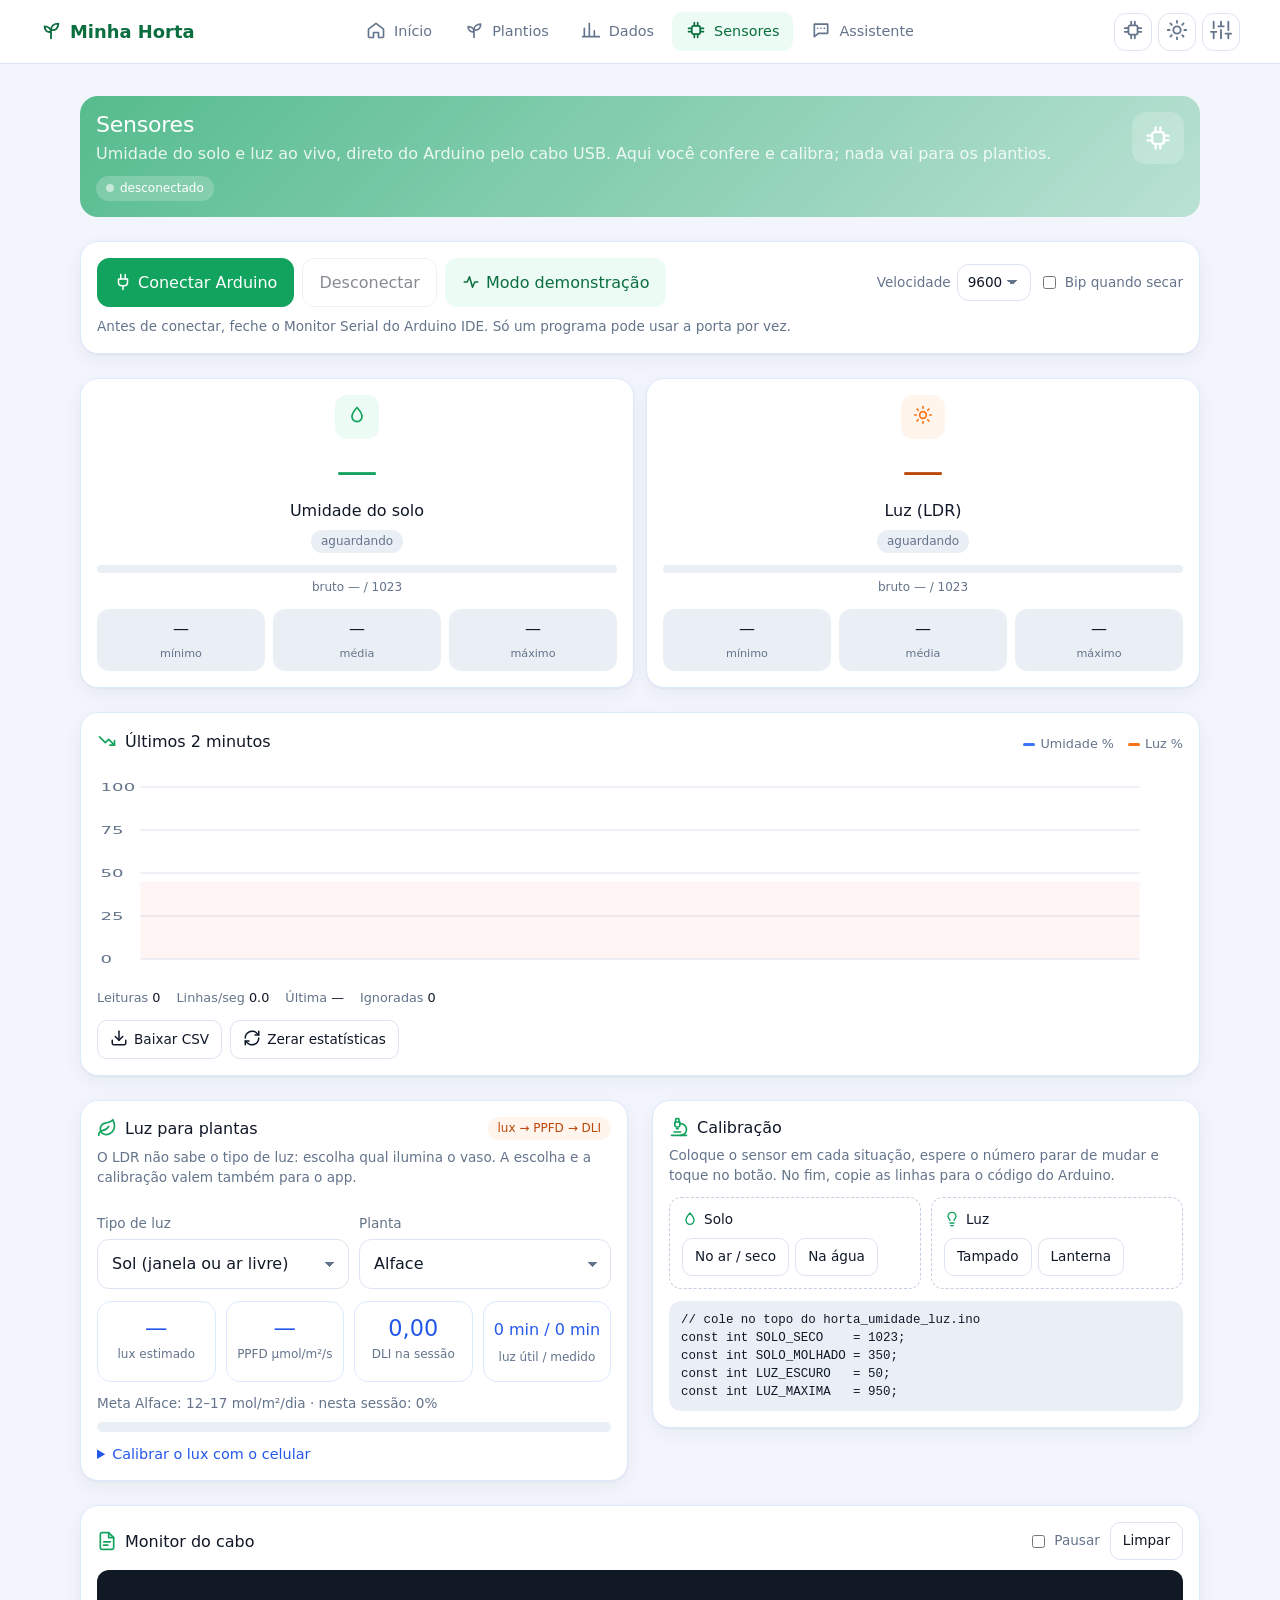
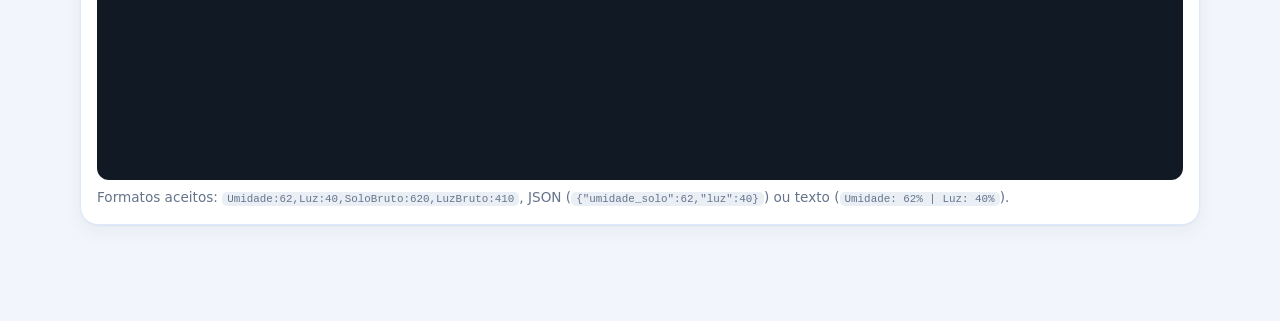
<file: teste-sensores.html>
<!DOCTYPE html>
<html lang="pt-BR">
<head>
<meta charset="utf-8">
<meta name="viewport" content="width=device-width, initial-scale=1, viewport-fit=cover">
<title>Sensores · Minha Horta</title>
<meta name="theme-color" content="#f2f6fc">
<link rel="icon" href="icons/icon.svg" type="image/svg+xml">
<link rel="stylesheet" href="styles.css?v=1.6.2">
<script>try{document.documentElement.dataset.tema=(JSON.parse(localStorage.getItem('horta-config')||'{}').temaBase)||'clean'}catch(e){}</script>
<style>
/* Bancada de sensores: usa os tokens e componentes do app (styles.css) */
.sens-hero { display: flex; justify-content: space-between; align-items: flex-start; gap: 12px; }
.sens-hero .hero-ico { flex: none; width: 52px; height: 52px; border-radius: 14px; display: grid; place-items: center; background: rgba(255,255,255,.2); }
.sens-hero .hero-ico .i { width: 28px; height: 28px; }
.st-chip .dot { width: 8px; height: 8px; border-radius: 50%; background: rgba(255,255,255,.55); display: inline-block; }
.st-chip .dot.on { background: #8ff0ae; box-shadow: 0 0 0 0 rgba(143,240,174,.6); animation: pulsa 1.6s infinite; }
@keyframes pulsa { 70% { box-shadow: 0 0 0 7px rgba(143,240,174,0); } 100% { box-shadow: 0 0 0 0 rgba(143,240,174,0); } }
.ctl { display: flex; flex-wrap: wrap; gap: 10px; align-items: center; justify-content: space-between; }
.ctl .row { gap: 8px; }
.ctl label { display: inline-flex; gap: 6px; align-items: center; font-size: .85rem; color: var(--muted); }
.ctl select { width: auto; padding: 8px 10px; }
.sens-grid { display: grid; gap: 14px; margin-top: 14px; }
.sens-grid > * { margin: 0 !important; min-width: 0; }
.niveis.dois { grid-template-columns: 1fr 1fr; }
.nivel .n-val { transition: color .3s; }
.nivel .n-bar i { transition: width .5s cubic-bezier(.2,.8,.2,1), background .3s; }
.nivel .chip { margin-top: 8px; }
.nivel .n-bruto { font-size: .75rem; color: var(--muted); margin-top: 6px; font-variant-numeric: tabular-nums; }
.mini-tiles { display: grid; grid-template-columns: repeat(3, 1fr); gap: 8px; margin-top: 12px; }
.mini-tiles div { background: var(--neutral); border-radius: 12px; padding: 8px 6px; text-align: center; }
.mini-tiles b { display: block; font-weight: 500; font-variant-numeric: tabular-nums; }
.mini-tiles span { font-size: .7rem; color: var(--muted); }
.tiles.quatro { grid-template-columns: repeat(2, 1fr); margin-top: 12px; }
.tiles.quatro .tile b { font-size: 1.4rem; }
#vHoras { font-size: 1rem; line-height: 1.75; white-space: nowrap; }
.sec-title { display: flex; align-items: center; gap: 8px; margin: 0; }
.sec-title .i { width: 20px; height: 20px; color: var(--primary); }
.head { display: flex; flex-wrap: wrap; gap: 8px; align-items: center; justify-content: space-between; }
#grafico { width: 100%; height: 220px; display: block; margin-top: 10px; }
.legend { display: flex; gap: 14px; font-size: .8rem; color: var(--muted); }
.legend i { display: inline-block; width: 12px; height: 3px; border-radius: 2px; vertical-align: middle; margin-right: 5px; }
.stats-line { display: flex; flex-wrap: wrap; gap: 6px 16px; font-size: .8rem; color: var(--muted); margin-top: 6px; }
.stats-line b { color: var(--text); font-weight: 500; font-variant-numeric: tabular-nums; }
.barra-meta { height: 10px; border-radius: 99px; background: var(--neutral); overflow: hidden; margin-top: 8px; }
.barra-meta i { display: block; height: 100%; width: 0; border-radius: 99px; background: var(--accent); transition: width .5s; }
.calib { display: grid; grid-template-columns: 1fr 1fr; gap: 10px; margin-top: 12px; }
.calib .box { border: 1px dashed var(--line-strong, var(--line)); border-radius: 12px; padding: 12px; }
.calib .box b { display: flex; align-items: center; gap: 6px; font-size: .85rem; font-weight: 500; }
.calib .box b .i { width: 16px; height: 16px; color: var(--primary); }
pre.code { font-family: ui-monospace, "SF Mono", Menlo, monospace; font-size: .78rem; background: var(--neutral); border-radius: 12px; padding: 10px 12px; overflow: auto; margin: 12px 0 0; }
.log { font-family: ui-monospace, "SF Mono", Menlo, monospace; font-size: .78rem; background: #111a24; color: #b9f5c8; border-radius: 12px; padding: 10px 12px; height: 210px; overflow: auto; white-space: pre-wrap; margin-top: 10px; }
.log .err { color: #ffb4ae; } .log .info { color: #9cc7ff; }
.log div { animation: fade .25s both; }
.alerta[hidden] { display: none; }
details summary { cursor: pointer; font-size: .9rem; font-weight: 500; color: var(--link, var(--primary)); }
label.tog { display: inline-flex; gap: 6px; align-items: center; font-size: .85rem; color: var(--muted); cursor: pointer; }
label.tog input { width: auto; accent-color: var(--primary); }
code { font-size: .8em; background: var(--neutral); padding: 1px 5px; border-radius: 5px; }
.flash { animation: flash .6s; }
@keyframes flash { 0% { transform: scale(1); } 30% { transform: scale(1.06); } 100% { transform: scale(1); } }
@media (min-width: 900px) {
  .sens-grid { grid-template-columns: repeat(2, minmax(0, 1fr)); gap: 24px; margin-top: 24px; align-items: start; }
  .sens-grid > .larga { grid-column: 1 / -1; }
  .tiles.quatro { grid-template-columns: repeat(4, 1fr); }
}
@media (max-width: 420px) { .niveis.dois { grid-template-columns: 1fr; } .calib { grid-template-columns: 1fr; } }
</style>
</head>
<body>
<header class="topbar">
  <a class="brand" href="./#/"><span class="brand-logo" data-ic="Plantios"></span><span class="brand-name">Minha Horta</span></a>
  <nav class="topnav" aria-label="Menu">
    <a href="./#/"><span data-ic="Início"></span>Início</a>
    <a href="./#/plantios"><span data-ic="Plantios"></span>Plantios</a>
    <a href="./#/dados"><span data-ic="Dados"></span>Dados</a>
    <a href="teste-sensores.html" class="active"><span data-ic="Sensor"></span>Sensores</a>
    <a href="./#/assistente"><span data-ic="Assistente"></span>Assistente</a>
  </nav>
  <div class="top-actions">
    <a href="teste-sensores.html" class="icon-btn top-sens ativo" aria-label="Sensores" title="Sensores"><span data-ic="Sensor"></span></a>
    <a href="./#/clima" class="icon-btn" aria-label="Clima" title="Clima"><span data-ic="Sol"></span></a>
    <a href="./#/mais" class="icon-btn" aria-label="Mais opções" title="Mais opções"><span data-ic="Ajustes"></span></a>
  </div>
</header>

<main class="view">
  <section class="card hero">
    <div class="sens-hero">
      <div>
        <h1>Sensores</h1>
        <p class="muted" style="margin:4px 0 0">Umidade do solo e luz ao vivo, direto do Arduino pelo cabo USB. Aqui você confere e calibra; nada vai para os plantios.</p>
        <span class="hero-chip st-chip"><span id="dot" class="dot"></span><span id="status">desconectado</span></span>
      </div>
      <div class="hero-ico" data-ic="Sensor"></div>
    </div>
  </section>

  <div id="semSerial" class="alerta" style="margin-top:14px" hidden><span data-ic="Alerta"></span><div><b>Este navegador não lê o cabo USB.</b><div class="small">Abra no Chrome, Edge ou Opera do computador. O modo demonstração funciona em qualquer lugar.</div></div></div>
  <div id="alertaSeco" class="alerta bad" style="margin-top:14px" hidden><span data-ic="Alerta"></span><div><b>Solo seco</b><div class="small">A umidade caiu abaixo de 30%. Hora de regar.</div></div></div>

  <div class="sens-grid">
    <section class="card larga">
      <div class="ctl">
        <div class="row wrap">
          <button class="btn primary" id="btnConectar"><span data-ic="Plug"></span>Conectar Arduino</button>
          <button class="btn" id="btnDesconectar" disabled>Desconectar</button>
          <button class="btn soft" id="btnDemo"><span data-ic="Atividade"></span><span id="demoTxt">Modo demonstração</span></button>
        </div>
        <div class="row wrap">
          <label>Velocidade <select id="baud"><option>9600</option><option>57600</option><option>115200</option></select></label>
          <label class="tog"><input type="checkbox" id="bip"> Bip quando secar</label>
        </div>
      </div>
      <p class="small muted" style="margin:10px 0 0">Antes de conectar, feche o Monitor Serial do Arduino IDE. Só um programa pode usar a porta por vez.</p>
    </section>

    <section class="larga">
      <div class="niveis dois">
        <div class="nivel" id="nvUm">
          <div class="n-ico"><span data-ic="Gota"></span></div>
          <div class="n-val" id="umVal">—</div>
          <div class="n-tit">Umidade do solo</div>
          <span id="umChip" class="chip gray">aguardando</span>
          <div class="n-bar"><i id="umBar" style="width:0"></i></div>
          <div class="n-bruto">bruto <b id="umBruto">—</b> / 1023</div>
          <div class="mini-tiles"><div><b id="umMin">—</b><span>mínimo</span></div><div><b id="umMed">—</b><span>média</span></div><div><b id="umMax">—</b><span>máximo</span></div></div>
        </div>
        <div class="nivel luz" id="nvLuz">
          <div class="n-ico"><span data-ic="Sol"></span></div>
          <div class="n-val" id="luzVal">—</div>
          <div class="n-tit">Luz (LDR)</div>
          <span id="luzChip" class="chip gray">aguardando</span>
          <div class="n-bar"><i id="luzBar" style="width:0"></i></div>
          <div class="n-bruto">bruto <b id="luzBruto">—</b> / 1023</div>
          <div class="mini-tiles"><div><b id="luzMin">—</b><span>mínimo</span></div><div><b id="luzMed">—</b><span>média</span></div><div><b id="luzMax">—</b><span>máximo</span></div></div>
        </div>
      </div>
    </section>

    <section class="card larga">
      <div class="head">
        <h3 class="sec-title"><span data-ic="Tendência queda"></span>Últimos 2 minutos</h3>
        <div class="legend"><span><i style="background:var(--info)"></i>Umidade %</span><span><i style="background:var(--accent)"></i>Luz %</span></div>
      </div>
      <svg id="grafico" viewBox="0 0 600 220" preserveAspectRatio="none"></svg>
      <div class="stats-line">
        <span>Leituras <b id="nLeit">0</b></span><span>Linhas/seg <b id="taxa">0</b></span><span>Última <b id="ultima">—</b></span><span>Ignoradas <b id="nErro">0</b></span>
      </div>
      <div class="row wrap" style="margin-top:12px;gap:8px">
        <button class="btn sm" id="btnCsv"><span data-ic="Download"></span>Baixar CSV</button>
        <button class="btn sm" id="btnZerar"><span data-ic="Sincronizar"></span>Zerar estatísticas</button>
      </div>
    </section>

    <section class="card">
      <div class="head"><h3 class="sec-title"><span data-ic="Folha"></span>Luz para plantas</h3><span class="chip orange">lux → PPFD → DLI</span></div>
      <p class="small muted" style="margin:8px 0 0">O LDR não sabe o tipo de luz: escolha qual ilumina o vaso. A escolha e a calibração valem também para o app.</p>
      <div class="grid2" style="margin-top:12px">
        <label class="field"><span>Tipo de luz</span><select id="luzTipo"></select></label>
        <label class="field"><span>Planta</span><select id="luzPlanta"></select></label>
      </div>
      <div class="tiles quatro">
        <div class="tile"><b id="vLux">—</b><span>lux estimado</span></div>
        <div class="tile"><b id="vPpfd">—</b><span>PPFD µmol/m²/s</span></div>
        <div class="tile"><b id="vDli">—</b><span>DLI na sessão</span></div>
        <div class="tile"><b id="vHoras">—</b><span>luz útil / medido</span></div>
      </div>
      <div class="small muted" style="margin-top:12px" id="dliTxt">Meta da planta: —</div>
      <div class="barra-meta"><i id="dliBar"></i></div>
      <p class="small muted" style="margin:8px 0 0" id="dliProj"></p>
      <details style="margin-top:12px"><summary>Calibrar o lux com o celular</summary>
        <p class="small muted">Abra um app de luxímetro no celular, coloque-o colado no LDR (luz estável, nem escuro total nem lanterna) e digite o valor.</p>
        <div class="row wrap" style="gap:8px"><input type="number" id="luxRef" placeholder="lux do celular" style="width:160px"><button class="btn sm soft" id="btnLuxCal">Calibrar</button><button class="btn sm" id="btnLuxReset">Voltar ao padrão</button><button class="btn sm" id="btnDliZerar">Zerar DLI</button></div>
        <p class="small muted" style="margin:8px 0 0" id="luxFormula"></p>
      </details>
    </section>

    <section class="card">
      <h3 class="sec-title"><span data-ic="Microscópio"></span>Calibração</h3>
      <p class="small muted" style="margin:8px 0 0">Coloque o sensor em cada situação, espere o número parar de mudar e toque no botão. No fim, copie as linhas para o código do Arduino.</p>
      <div class="calib">
        <div class="box"><b><span data-ic="Gota"></span>Solo</b>
          <div class="row wrap" style="margin-top:8px;gap:6px"><button class="btn sm" data-cal="SOLO_SECO">No ar / seco</button><button class="btn sm" data-cal="SOLO_MOLHADO">Na água</button></div>
        </div>
        <div class="box"><b><span data-ic="Lâmpada"></span>Luz</b>
          <div class="row wrap" style="margin-top:8px;gap:6px"><button class="btn sm" data-cal="LUZ_ESCURO">Tampado</button><button class="btn sm" data-cal="LUZ_MAXIMA">Lanterna</button></div>
        </div>
      </div>
      <pre class="code" id="calCodigo"></pre>
    </section>

    <section class="card larga">
      <div class="head">
        <h3 class="sec-title"><span data-ic="Documento"></span>Monitor do cabo</h3>
        <div class="row" style="gap:10px"><label class="tog"><input type="checkbox" id="pausar"> Pausar</label><button class="btn sm" id="btnLimpar">Limpar</button></div>
      </div>
      <div class="log" id="log"></div>
      <p class="small muted" style="margin:8px 0 0">Formatos aceitos: <code>Umidade:62,Luz:40,SoloBruto:620,LuzBruto:410</code>, JSON (<code>{"umidade_solo":62,"luz":40}</code>) ou texto (<code>Umidade: 62% | Luz: 40%</code>).</p>
    </section>
  </div>
</main>

<nav class="tabbar" aria-label="Navegação principal">
  <a href="./#/"><span data-ic="Início"></span><span>Início</span></a>
  <a href="./#/plantios"><span data-ic="Plantios"></span><span>Plantios</span></a>
  <a href="./#/novo" class="tab-add" aria-label="Novo plantio"><span data-ic="Adicionar"></span></a>
  <a href="./#/dados"><span data-ic="Dados"></span><span>Dados</span></a>
  <a href="./#/assistente"><span data-ic="Assistente"></span><span>Assistente</span></a>
</nav>
<div class="toast" id="toast"></div>
<script src="icons.js?v=1.6.2"></script>
<script>
'use strict';
const $ = (id) => document.getElementById(id);
const LIMITE_SECO = 30, LIMITE_ATENCAO = 45;
const JANELA_MS = 120e3;

let porta = null, leitor = null, pipe = null, demoTimer = null;
let pontos = [];           // {t, um, luz}
let todas = [];            // para CSV
let stats, nErro = 0, linhasSeg = [], estadoAnterior = '';
const cal = JSON.parse(localStorage.getItem('teste-cal') || '{"SOLO_SECO":1023,"SOLO_MOLHADO":350,"LUZ_ESCURO":50,"LUZ_MAXIMA":950}');
let ultimoBruto = { solo: null, luz: null };

function zerarStats() { stats = { um: { min: Infinity, max: -Infinity, soma: 0, n: 0 }, luz: { min: Infinity, max: -Infinity, soma: 0, n: 0 } }; }
zerarStats();

/* ---------- leitura de uma linha ---------- */
const norm = (s) => String(s).normalize('NFD').replace(/[̀-ͯ]/g, '').toLowerCase().replace(/[^a-z0-9]/g, '');
function lerLinha(linha) {
  const ch = {};
  if (linha.startsWith('{')) {
    try { for (const [k, v] of Object.entries(JSON.parse(linha))) ch[norm(k)] = v; } catch { return null; }
  } else {
    const re = /([A-Za-zÀ-ÿ_]+)\s*[:=]\s*(-?\d+(?:[.,]\d+)?)/g; let m;
    while ((m = re.exec(linha))) ch[norm(m[1])] = Number(m[2].replace(',', '.'));
  }
  const n = (...ks) => { for (const k of ks) if (ch[k] != null && !isNaN(Number(ch[k]))) return Number(ch[k]); return null; };
  const r = {
    um: n('umidadesolo', 'umidade', 'solo', 'soil'), luz: n('luz', 'light', 'lux', 'ldr', 'luminosidade'),
    soloBruto: n('solobruto', 'bruto'), luzBruto: n('luzbruto', 'ldrbruto')
  };
  return (r.um == null && r.luz == null) ? null : r;
}

/* ---------- luz para plantas (mesma lógica do app) ---------- */
const TIPOS_LUZ = { sol: ['Sol (janela ou ar livre)', 0.0185], led: ['LED branco comum', 0.015], ledfull: ['LED de cultivo branco', 0.017], cultivo: ['LED de cultivo roxo', 0.04], fluor: ['Fluorescente branca', 0.0135], sodio: ['Vapor de sódio', 0.0122] };
const DLI_ALVO = { 'Alface': [12, 17], 'Rúcula': [12, 17], 'Coentro / cebolinha / salsinha': [10, 16], 'Manjericão': [12, 18], 'Couve': [12, 17], 'Microverdes': [6, 12], 'Morango': [15, 20], 'Tomate / pimenta / pepino': [20, 30], 'Mudas de maracujá': [15, 25] };
const LUZ_PADRAO = { tipo: 'sol', r10: 15000, gama: 0.7, rFixo: 10000 };
const LUX_UTIL = 1000;
function lerCfgApp() { try { return JSON.parse(localStorage.getItem('horta-config') || '{}'); } catch { return {}; } }
let luzCfg = { ...LUZ_PADRAO, ...(lerCfgApp().luz || {}) };
function salvarLuzCfg() { const c = lerCfgApp(); c.luz = luzCfg; localStorage.setItem('horta-config', JSON.stringify(c)); }
let sessao = { mol: 0, segLuz: 0, segMed: 0, ts: 0 }, ultimoLux = null;
const fmtH = (seg) => { const m = Math.round(seg / 60); return m < 60 ? m + ' min' : Math.floor(m / 60) + 'h' + String(m % 60).padStart(2, '0'); };
function luxDoBruto(b) {
  if (b == null) return null; if (b <= 0) return 0;
  const R = luzCfg.rFixo * (1023 / Math.min(b, 1022) - 1);
  return Math.round(Math.min(150000, 10 * Math.pow(luzCfg.r10 / R, 1 / luzCfg.gama)));
}
function atualizarLuzPlanta(bruto) {
  const lux = luxDoBruto(bruto); if (lux == null) return;
  ultimoLux = lux;
  const ppfd = lux * TIPOS_LUZ[luzCfg.tipo][1], agora = Date.now(), dt = (agora - sessao.ts) / 1000;
  if (sessao.ts && dt > 0 && dt <= 120) { sessao.mol += ppfd * dt / 1e6; sessao.segMed += dt; if (lux >= LUX_UTIL) sessao.segLuz += dt; }
  sessao.ts = agora;
  $('vLux').textContent = lux.toLocaleString('pt-BR'); $('vPpfd').textContent = Math.round(ppfd);
  pintarDli(ppfd);
}
function pintarDli(ppfd) {
  $('vDli').textContent = sessao.mol.toFixed(2).replace('.', ',');
  $('vHoras').textContent = fmtH(sessao.segLuz) + ' / ' + fmtH(sessao.segMed);
  const alvo = DLI_ALVO[$('luzPlanta').value];
  $('dliTxt').textContent = `Meta ${$('luzPlanta').value}: ${alvo[0]}–${alvo[1]} mol/m²/dia · nesta sessão: ${Math.round(sessao.mol / alvo[0] * 100)}%`;
  $('dliBar').style.width = Math.min(100, sessao.mol / alvo[0] * 100) + '%';
  if (ppfd != null) {
    const dliDia = ppfd * 0.0036 * 12;   // se essa luz durasse 12 h
    $('dliProj').textContent = `Se a luz de agora (${Math.round(ppfd)} µmol/m²/s) durasse 12 h, a planta receberia ${dliDia.toFixed(1).replace('.', ',')} mol/m² no dia: ${dliDia < alvo[0] ? 'abaixo da meta' : dliDia > alvo[1] * 1.5 ? 'bem acima da meta (cuidado com calor)' : 'dentro da meta'}.`;
  }
  $('luxFormula').textContent = `Fórmula: R10 = ${Math.round(luzCfg.r10)} Ω · gama = ${luzCfg.gama} · resistor fixo = ${luzCfg.rFixo} Ω`;
}
$('luzTipo').innerHTML = Object.entries(TIPOS_LUZ).map(([k, [n]]) => `<option value="${k}" ${k === luzCfg.tipo ? 'selected' : ''}>${n}</option>`).join('');
$('luzPlanta').innerHTML = Object.keys(DLI_ALVO).map((k) => `<option>${k}</option>`).join('');
$('luzPlanta').value = localStorage.getItem('teste-planta') || 'Alface';
$('luzTipo').onchange = () => { luzCfg.tipo = $('luzTipo').value; salvarLuzCfg(); toast('Tipo de luz salvo'); };
$('luzPlanta').onchange = () => { localStorage.setItem('teste-planta', $('luzPlanta').value); pintarDli(null); };
$('btnLuxCal').onclick = () => {
  const ref = Number($('luxRef').value), b = ultimoBruto.luz;
  if (!(ref > 0)) return toast('Digite o valor de lux do celular');
  if (b == null || b <= 0 || b >= 1023) return toast('Precisa de leitura de luz (nem escuro total nem saturada)');
  const R = luzCfg.rFixo * (1023 / b - 1);
  luzCfg.r10 = Math.round(R * Math.pow(ref / 10, luzCfg.gama)); salvarLuzCfg();
  atualizarLuzPlanta(b); toast('Calibrado: ' + luxDoBruto(b).toLocaleString('pt-BR') + ' lux');
};
$('btnLuxReset').onclick = () => { luzCfg = { ...LUZ_PADRAO, tipo: luzCfg.tipo }; salvarLuzCfg(); if (ultimoBruto.luz != null) atualizarLuzPlanta(ultimoBruto.luz); else pintarDli(null); toast('Fórmula padrão restaurada'); };
$('btnDliZerar').onclick = () => { sessao = { mol: 0, segLuz: 0, segMed: 0, ts: 0 }; pintarDli(null); };
pintarDli(null);

/* ---------- interface ---------- */
const estadoSolo = (p) => p <= LIMITE_SECO ? ['seco', 'bad', 'Seco', 'bad'] : p <= LIMITE_ATENCAO ? ['atencao', 'warn', 'Quase seco', 'warn'] : ['ok', '', 'Úmido', ''];
const nivelLuz = (p) => p < 10 ? ['gray', 'Escuro'] : p < 35 ? ['orange', 'Pouca luz'] : p < 70 ? ['orange', 'Luz média'] : ['', 'Luz forte'];
const barra = (el, p) => { el.style.width = Math.max(2, Math.min(100, p)) + '%'; };
const trocaNum = (el, txt) => { if (el.textContent !== txt) { el.textContent = txt; if (!semMov()) { el.classList.remove('flash'); void el.offsetWidth; el.classList.add('flash'); } } };
const fmt = (v) => isFinite(v) ? Math.round(v) + '%' : '—';

function aplicar(r, bruta) {
  const t = Date.now();
  linhasSeg.push(t);
  if (r.um != null) {
    const [est, cls, txt, cor] = estadoSolo(r.um);
    trocaNum($('umVal'), r.um + '%'); $('nvUm').className = 'nivel ' + cor; barra($('umBar'), r.um);
    $('alertaSeco').hidden = est !== 'seco';
    $('umChip').className = 'chip ' + cls; $('umChip').textContent = txt;
    const s = stats.um; s.min = Math.min(s.min, r.um); s.max = Math.max(s.max, r.um); s.soma += r.um; s.n++;
    $('umMin').textContent = fmt(s.min); $('umMax').textContent = fmt(s.max); $('umMed').textContent = fmt(s.soma / s.n);
    if (est === 'seco' && estadoAnterior && estadoAnterior !== 'seco') { toast('Solo secou — hora de regar!'); if ($('bip').checked) bip(); }
    estadoAnterior = est;
  }
  if (r.luz != null) {
    const [cls, txt] = nivelLuz(r.luz);
    trocaNum($('luzVal'), r.luz + '%'); barra($('luzBar'), r.luz);
    $('luzChip').className = 'chip ' + cls; $('luzChip').textContent = txt;
    const s = stats.luz; s.min = Math.min(s.min, r.luz); s.max = Math.max(s.max, r.luz); s.soma += r.luz; s.n++;
    $('luzMin').textContent = fmt(s.min); $('luzMax').textContent = fmt(s.max); $('luzMed').textContent = fmt(s.soma / s.n);
  }
  if (r.soloBruto != null) { $('umBruto').textContent = r.soloBruto; ultimoBruto.solo = r.soloBruto; }
  if (r.luzBruto != null) { $('luzBruto').textContent = r.luzBruto; ultimoBruto.luz = r.luzBruto; atualizarLuzPlanta(r.luzBruto); }
  pontos.push({ t, um: r.um, luz: r.luz });
  pontos = pontos.filter((p) => t - p.t <= JANELA_MS);
  todas.push({ data: new Date(t).toISOString(), ...r, linha: bruta });
  if (todas.length > 20000) todas.shift();
  $('nLeit').textContent = todas.length;
  $('ultima').textContent = new Date(t).toLocaleTimeString('pt-BR');
  desenhar();
}

function desenhar() {
  const W = 600, H = 220, P = 24, svg = $('grafico'), agora = Date.now();
  const x = (t) => P + (W - 2 * P) * (1 - (agora - t) / JANELA_MS);
  const y = (v) => H - P - (H - 2 * P) * v / 100;
  let g = '';
  for (const v of [0, 25, 50, 75, 100]) g += `<line x1="${P}" x2="${W - P}" y1="${y(v)}" y2="${y(v)}" stroke="var(--line)" stroke-width="1" vector-effect="non-scaling-stroke"/><text x="2" y="${y(v) + 4}" font-size="10" fill="var(--muted)">${v}</text>`;
  g += `<rect x="${P}" y="${y(LIMITE_ATENCAO)}" width="${W - 2 * P}" height="${y(0) - y(LIMITE_ATENCAO)}" fill="var(--danger)" fill-opacity=".05"/>`;
  for (const [k, cor] of [['um', 'var(--info)'], ['luz', 'var(--accent)']]) {
    const ps = pontos.filter((p) => p[k] != null);
    if (ps.length < 2) continue;
    g += `<polyline fill="none" stroke="${cor}" stroke-width="2.5" stroke-linejoin="round" vector-effect="non-scaling-stroke" points="${ps.map((p) => x(p.t).toFixed(1) + ',' + y(p[k]).toFixed(1)).join(' ')}"/>`;
  }
  svg.innerHTML = g;
}

function logar(txt, cls) {
  if ($('pausar').checked) return;
  const el = $('log'), d = document.createElement('div');
  if (cls) d.className = cls;
  d.textContent = new Date().toLocaleTimeString('pt-BR') + '  ' + txt;
  el.appendChild(d);
  while (el.childNodes.length > 300) el.removeChild(el.firstChild);
  el.scrollTop = el.scrollHeight;
}
function processar(linha) {
  linha = linha.trim(); if (!linha) return;
  const r = lerLinha(linha);
  if (r) { logar(linha); aplicar(r, linha); }
  else { nErro++; $('nErro').textContent = nErro; logar(linha + '   ← ignorada', 'err'); }
}
function setStatus(txt, on) { $('status').textContent = txt; $('dot').className = 'dot' + (on ? ' on' : ''); }
const semMov = () => matchMedia('(prefers-reduced-motion: reduce)').matches;
const icone = (n) => (window.ICONES && ICONES[n]) ? `<svg class="i" viewBox="0 0 24 24" fill="none" aria-hidden="true">${ICONES[n]}</svg>` : '';
document.querySelectorAll('[data-ic]').forEach((el) => { if (!el.firstChild) el.innerHTML = icone(el.dataset.ic); });
/* entrada em cascata dos blocos */
if (!semMov()) document.querySelectorAll('.hero, .sens-grid > *, .nivel, .tile').forEach((el, i) => { el.style.animationDelay = Math.min(i * 45, 600) + 'ms'; el.classList.add('ent'); });
function toast(t) { const el = $('toast'); el.textContent = t; el.classList.add('show'); clearTimeout(toast.h); toast.h = setTimeout(() => el.classList.remove('show'), 3500); }
function bip() { try { const a = new (window.AudioContext || window.webkitAudioContext)(), o = a.createOscillator(); o.frequency.value = 880; o.connect(a.destination); o.start(); setTimeout(() => { o.stop(); a.close(); }, 250); } catch {} }

setInterval(() => { const t = Date.now(); linhasSeg = linhasSeg.filter((x) => t - x < 5000); $('taxa').textContent = (linhasSeg.length / 5).toFixed(1); if (pontos.length) desenhar(); }, 1000);

/* ---------- cabo USB (Web Serial) ---------- */
if (!('serial' in navigator)) { $('semSerial').hidden = false; $('btnConectar').disabled = true; }

async function conectar() {
  pararDemo();
  try {
    porta = await navigator.serial.requestPort();
    await porta.open({ baudRate: Number($('baud').value) });
  } catch (e) {
    porta = null;
    if (e.name !== 'NotFoundError') { logar('Erro ao abrir a porta: ' + e.message, 'err'); toast('Porta ocupada? Feche o Monitor Serial do Arduino IDE.'); }
    return;
  }
  const info = porta.getInfo?.() || {};
  setStatus('conectado · ' + $('baud').value + ' baud', true);
  logar(`Conectado (USB ${info.usbVendorId?.toString(16) || '?'}:${info.usbProductId?.toString(16) || '?'})`, 'info');
  $('btnConectar').disabled = true; $('btnDesconectar').disabled = false;
  const dec = new TextDecoderStream();
  pipe = porta.readable.pipeTo(dec.writable).catch(() => {});
  leitor = dec.readable.getReader();
  let buf = '';
  try {
    while (true) {
      const { value, done } = await leitor.read();
      if (done) break;
      buf += value; let i;
      while ((i = buf.indexOf('\n')) >= 0) { processar(buf.slice(0, i)); buf = buf.slice(i + 1); }
      if (buf.length > 4000) buf = '';
    }
  } catch (e) { logar('Leitura interrompida: ' + e.message, 'err'); }
  await desconectar(true);
}
async function desconectar(silencioso) {
  try { await leitor?.cancel(); } catch {}
  try { await pipe; } catch {}
  try { await porta?.close(); } catch {}
  if (porta && !silencioso) logar('Desconectado', 'info');
  porta = leitor = pipe = null;
  setStatus('desconectado', false);
  $('btnConectar').disabled = !('serial' in navigator); $('btnDesconectar').disabled = true;
}
if ('serial' in navigator) navigator.serial.addEventListener('disconnect', () => { if (porta) { toast('Cabo desconectado'); desconectar(); } });

/* ---------- modo demonstração ---------- */
function iniciarDemo() {
  if (porta) return;
  let um = 70, luz = 55, k = 0;
  setStatus('demonstração', true); $('demoTxt').textContent = 'Parar demonstração';
  logar('Modo demonstração: dados simulados', 'info');
  demoTimer = setInterval(() => {
    k++; um = Math.max(5, um - Math.random() * 1.6); if (um < 22 && Math.random() < .08) um = 75;
    luz = Math.max(0, Math.min(100, 55 + 35 * Math.sin(k / 20) + (Math.random() - .5) * 6));
    const u = Math.round(um), l = Math.round(luz);
    processar(`Umidade:${u},Luz:${l},SoloBruto:${Math.round(1023 - u * 6.73)},LuzBruto:${Math.round(50 + l * 9)}`);
  }, 1000);
}
function pararDemo() { if (!demoTimer) return; clearInterval(demoTimer); demoTimer = null; $('demoTxt').textContent = 'Modo demonstração'; if (!porta) setStatus('desconectado', false); }

/* ---------- calibração ---------- */
function mostrarCal() {
  $('calCodigo').textContent =
`// cole no topo do horta_umidade_luz.ino
const int SOLO_SECO    = ${cal.SOLO_SECO};
const int SOLO_MOLHADO = ${cal.SOLO_MOLHADO};
const int LUZ_ESCURO   = ${cal.LUZ_ESCURO};
const int LUZ_MAXIMA   = ${cal.LUZ_MAXIMA};`;
}
document.querySelectorAll('[data-cal]').forEach((b) => b.addEventListener('click', () => {
  const k = b.dataset.cal, v = k.startsWith('SOLO') ? ultimoBruto.solo : ultimoBruto.luz;
  if (v == null) { toast('Ainda não chegou nenhum valor bruto desse sensor'); return; }
  cal[k] = v; localStorage.setItem('teste-cal', JSON.stringify(cal)); mostrarCal(); toast(`${k} = ${v}`);
}));
mostrarCal();

/* ---------- botões ---------- */
$('btnConectar').onclick = conectar;
$('btnDesconectar').onclick = () => desconectar();
$('btnDemo').onclick = () => demoTimer ? pararDemo() : iniciarDemo();
$('btnLimpar').onclick = () => { $('log').innerHTML = ''; };
$('btnZerar').onclick = () => { zerarStats(); pontos = []; nErro = 0; $('nErro').textContent = 0; ['umMin', 'umMed', 'umMax', 'luzMin', 'luzMed', 'luzMax'].forEach((i) => $(i).textContent = '—'); desenhar(); };
$('btnCsv').onclick = () => {
  if (!todas.length) { toast('Ainda não há leituras'); return; }
  const csv = 'data;umidade_solo;luz;solo_bruto;luz_bruto\n' + todas.map((r) => [r.data, r.um ?? '', r.luz ?? '', r.soloBruto ?? '', r.luzBruto ?? ''].join(';')).join('\n');
  const a = document.createElement('a'); a.href = URL.createObjectURL(new Blob([csv], { type: 'text/csv' }));
  a.download = 'teste-sensores-' + new Date().toISOString().slice(0, 16).replace(':', 'h') + '.csv'; a.click();
};
desenhar();
</script>
</body>
</html>
</file>
<file: styles.css>
/* =========================================================
   TOKENS DE DESIGN — iguais às variáveis do Figma
   (Design System "Minha Horta": 2 · Tema ☀️ Clean / 🌙 Dark / 💧 Água)
   Os nomes antigos (--primary, --bg…) continuam valendo.
   ========================================================= */
:root, [data-tema="clean"] {
  --primary: #12a35e; --primary-strong: #0a6e3f; --primary-soft: #ecfbf3;
  --secondary: #2458eb; --secondary-strong: #1e3aa8; --secondary-soft: #eff5ff;
  --accent: #f97316; --accent-strong: #bb470b; --accent-soft: #fff5ec;
  --bg: #f2f6fc; --card: #ffffff; --neutral: #eaeff6; --elevated: #f8fafd;
  --text: #101828; --muted: #64748b; --tertiary: #94a3b8; --on-primary: #ffffff; --link: #2458eb;
  --line: #dce4f0; --line-soft: #dce8fe; --line-strong: #c3cedf;
  --ok: #12a35e; --ok-bg: #ecfbf3; --ok-text: #0b5533;
  --warn: #f5a90b; --warn-bg: #fffbea; --warn-text: #8a4b0c;
  --danger: #ef4444; --bad-bg: #fef2f2; --bad-text: #b91c1c;
  --info: #3b76f6; --info-bg: #eff5ff; --info-text: #1d45d2;
  --radius: 18px;
  --font: "Inter", "SF Pro Text", system-ui, -apple-system, "Segoe UI", Roboto, sans-serif;
  --shadow: 0 1px 2px rgba(16,24,40,.05), 0 6px 20px rgba(16,24,40,.05);
  --tabbar-h: 68px;
  color-scheme: light;
}
[data-tema="dark"] {
  --primary: #12a35e; --primary-strong: #6fdba6; --primary-soft: #052116;
  --secondary: #6097fa; --secondary-strong: #93b9fd; --secondary-soft: #121f4d;
  --accent: #f97316; --accent-strong: #ffa96b; --accent-soft: #411606;
  --bg: #0a1020; --card: #172033; --neutral: #1e293b; --elevated: #1e293b;
  --text: #f2f6fc; --muted: #c3cedf; --tertiary: #64748b; --on-primary: #ffffff; --link: #6097fa;
  --line: #334155; --line-soft: #1c3480; --line-strong: #4a5a70;
  --ok: #34c27f; --ok-bg: #052116; --ok-text: #6fdba6;
  --warn: #fbbf24; --warn-bg: #422004; --warn-text: #fcd34d;
  --danger: #f87171; --bad-bg: #450a0a; --bad-text: #fca5a5;
  --info: #6097fa; --info-bg: #121f4d; --info-text: #93b9fd;
  --shadow: 0 1px 2px rgba(0,0,0,.3), 0 8px 24px rgba(0,0,0,.25);
  color-scheme: dark;
}
[data-tema="agua"] {
  --primary: #0891b2; --primary-strong: #155e75; --primary-soft: #cffafe;
  --secondary: #2458eb; --secondary-strong: #1e3aa8; --secondary-soft: #eff5ff;
  --accent: #f97316; --accent-strong: #bb470b; --accent-soft: #fff5ec;
  --bg: #ecfeff; --card: #ffffff; --neutral: #ecfeff; --elevated: #f8fafd;
  --text: #0b3442; --muted: #4a5a70; --tertiary: #94a3b8; --on-primary: #ffffff; --link: #2458eb;
  --line: #cffafe; --line-soft: #cffafe; --line-strong: #a5f3fc;
  --ok: #12a35e; --ok-bg: #ecfbf3; --ok-text: #0b5533;
  --warn: #f5a90b; --warn-bg: #fffbea; --warn-text: #8a4b0c;
  --danger: #ef4444; --bad-bg: #fef2f2; --bad-text: #b91c1c;
  --info: #3b76f6; --info-bg: #eff5ff; --info-text: #1d45d2;
  --shadow: 0 1px 2px rgba(8,51,68,.05), 0 6px 20px rgba(8,51,68,.06);
  color-scheme: light;
}

* { box-sizing: border-box; }
html, body { margin: 0; padding: 0; }
body {
  font-family: var(--font);
  background: var(--bg);
  color: var(--text);
  font-size: 16px;
  line-height: 1.45;
  -webkit-font-smoothing: antialiased;
  padding-bottom: calc(var(--tabbar-h) + env(safe-area-inset-bottom) + 12px);
}
a { color: var(--primary-strong); }
button, input, select, textarea { font: inherit; color: inherit; }
img { max-width: 100%; display: block; }
h1, h2, h3 { margin: 0; line-height: 1.2; font-weight: 500; }
h1 { font-size: 1.62rem; letter-spacing: -.01em; }
h2 { font-size: 1.125rem; }
h3 { font-size: 1rem; }
b, strong { font-weight: 500; }
a { color: var(--link); }
.i { width: 1.15em; height: 1.15em; flex: none; vertical-align: -.2em; stroke-width: 2; }
.i.flip { transform: rotate(180deg); }
.muted { color: var(--muted); }
.small { font-size: .85rem; }
.center { text-align: center; }
.row { display: flex; gap: 10px; align-items: center; }
.row.wrap { flex-wrap: wrap; }
.row.between { justify-content: space-between; }
.stack > * + * { margin-top: 12px; }
.grow { flex: 1; }

/* ---------- topo ---------- */
.topbar {
  position: sticky; top: 0; z-index: 20;
  display: flex; align-items: center; justify-content: space-between;
  padding: calc(env(safe-area-inset-top) + 10px) 16px 10px;
  background: color-mix(in srgb, var(--bg) 88%, transparent);
  backdrop-filter: blur(10px); -webkit-backdrop-filter: blur(10px);
  border-bottom: 1px solid var(--line);
}
.brand { display: flex; align-items: center; gap: 8px; font-weight: 600; font-size: 1.12rem; color: var(--primary-strong); text-decoration: none; }
.brand .i { width: 22px; height: 22px; }
.topnav, .topbar .top-novo { display: none; }
.top-actions { display: flex; align-items: center; gap: 6px; }
.icon-btn {
  width: 38px; height: 38px; display: grid; place-items: center;
  border-radius: 12px; text-decoration: none; background: var(--card);
  border: 1px solid var(--line); font-size: 1.05rem; color: var(--muted);
}
.icon-btn .i { width: 22px; height: 22px; }
.net { font-size: .72rem; padding: 4px 9px; border-radius: 99px; background: var(--primary-soft); color: var(--primary-strong); font-weight: 500; }
.net.off { background: var(--bad-bg); color: var(--bad-text); }

.view { max-width: 720px; margin: 0 auto; padding: 16px; }

/* ---------- barra inferior ---------- */
.tabbar {
  position: fixed; left: 0; right: 0; bottom: 0; z-index: 30;
  height: calc(var(--tabbar-h) + env(safe-area-inset-bottom));
  padding-bottom: env(safe-area-inset-bottom);
  display: flex; justify-content: space-around; align-items: center;
  background: var(--card); border-top: 1px solid var(--line);
}
.tabbar a {
  flex: 1; display: flex; flex-direction: column; align-items: center; gap: 2px;
  text-decoration: none; color: var(--muted); font-size: .7rem; font-weight: 500;
}
.tabbar svg { width: 24px; height: 24px; fill: none; stroke: currentColor; stroke-width: 2; stroke-linecap: round; stroke-linejoin: round; }
.tabbar a.active { color: var(--primary); }
.tabbar .tab-add {
  flex: 0 0 auto; width: 54px; height: 54px; border-radius: 50%;
  background: var(--accent); color: #fff; justify-content: center;
  box-shadow: 0 6px 16px color-mix(in srgb, var(--accent) 40%, transparent);
  margin-top: -18px;
}
.tabbar .tab-add svg { width: 28px; height: 28px; stroke-width: 2.6; }
.tabbar .tab-add.active { color: #fff; }

/* ---------- cartões ---------- */
.card {
  background: var(--card); border: 1px solid var(--line-soft);
  border-radius: var(--radius); padding: 16px; box-shadow: var(--shadow);
}
.card + .card { margin-top: 12px; }
.card-title { display: flex; align-items: center; justify-content: space-between; margin-bottom: 10px; }
.section { margin-top: 22px; }
.section > h2 { margin-bottom: 10px; }

.hero {
  background: linear-gradient(135deg, color-mix(in srgb, var(--primary) 70%, transparent), color-mix(in srgb, var(--primary) 25%, transparent));
  color: var(--on-primary); border: none; box-shadow: none;
}
.hero .muted { color: color-mix(in srgb, var(--on-primary) 85%, transparent); }
.hero h1 { font-size: 1.375rem; font-weight: 500; }
.hero-chip { display: inline-flex; align-items: center; gap: 6px; margin-top: 10px; padding: 4px 10px; border-radius: 99px; background: rgba(255,255,255,.2); font-size: .75rem; font-weight: 500; }

.tiles { display: grid; grid-template-columns: repeat(3, 1fr); gap: 10px; }
.tile { background: var(--card); border: 1px solid var(--line-soft); border-radius: calc(var(--radius) - 4px); padding: 14px 10px; text-align: center; }
.tile b { display: block; font-size: 1.75rem; font-weight: 400; color: var(--secondary); line-height: 1.15; font-variant-numeric: tabular-nums; }
.tile span { font-size: .75rem; color: var(--muted); }

/* ---------- ações do dia ---------- */
.action { display: flex; gap: 12px; align-items: flex-start; padding: 12px 0; border-top: 1px solid var(--line); }
.action:first-child { border-top: none; padding-top: 0; }
.action .ico { width: 40px; height: 40px; flex: 0 0 40px; border-radius: 12px; display: grid; place-items: center; font-size: 1.2rem; background: var(--primary-soft); color: var(--primary); }
.action .ico .i { width: 20px; height: 20px; }
.action.alta .ico { background: var(--bad-bg); color: var(--danger); }
.action.media .ico { background: var(--accent-soft); color: var(--accent); }
.action.agua .ico { background: var(--info-bg); color: var(--info); }
.action .txt { flex: 1; }
.action .txt b { display: block; }
.action .txt small { color: var(--muted); }

/* ---------- lista de plantios ---------- */
.plant {
  display: flex; gap: 12px; align-items: center; text-decoration: none; color: inherit;
}
.plant .emoji { width: 52px; height: 52px; flex: 0 0 52px; border-radius: 14px; background: var(--primary-soft); color: var(--primary); display: grid; place-items: center; font-size: 1.7rem; overflow: hidden; }
.plant .emoji .i { width: 26px; height: 26px; }
.plant .emoji img { width: 100%; height: 100%; object-fit: cover; }
.plant .info { flex: 1; min-width: 0; }
.plant .info b { display: block; white-space: nowrap; overflow: hidden; text-overflow: ellipsis; font-weight: 500; }
.progress { height: 8px; background: var(--line); border-radius: 99px; overflow: hidden; margin-top: 6px; }
.progress > i { display: block; height: 100%; background: var(--primary); border-radius: 99px; }

.chip { display: inline-flex; align-items: center; gap: 4px; padding: 3px 10px; border-radius: 99px; font-size: .75rem; font-weight: 500; background: var(--ok-bg); color: var(--ok-text); }
.chip.warn { background: var(--warn-bg); color: var(--warn-text); }
.chip.bad { background: var(--bad-bg); color: var(--bad-text); }
.chip.blue { background: var(--info-bg); color: var(--info-text); }
.chip.gray { background: var(--neutral); color: var(--muted); }
.chip.orange { background: var(--accent-soft); color: var(--accent-strong); }

/* ---------- formulários ---------- */
label.field { display: block; margin-top: 14px; }
label.field > span { display: block; font-size: .85rem; font-weight: 500; color: var(--muted); margin-bottom: 6px; }
input[type=text], input[type=number], input[type=password], input[type=url], input[type=datetime-local], input[type=search], select, textarea {
  width: 100%; padding: 12px 14px; border-radius: 12px; border: 1px solid var(--line);
  background: var(--card); color: var(--text); outline: none; -webkit-appearance: none; appearance: none; transition: border-color .2s, box-shadow .2s;
}
::placeholder { color: var(--tertiary); }
select { background-image: linear-gradient(45deg, transparent 50%, var(--muted) 50%), linear-gradient(135deg, var(--muted) 50%, transparent 50%); background-position: calc(100% - 18px) 50%, calc(100% - 13px) 50%; background-size: 5px 5px; background-repeat: no-repeat; }
input:focus, select:focus, textarea:focus { border-color: var(--primary); box-shadow: 0 0 0 3px var(--primary-soft); }
textarea { min-height: 84px; resize: vertical; }
.grid2 { display: grid; grid-template-columns: 1fr 1fr; gap: 10px; }

.btn {
  display: inline-flex; align-items: center; justify-content: center; gap: 6px;
  padding: 12px 16px; border-radius: 12px; border: 1px solid var(--line);
  background: var(--card); font-weight: 500; cursor: pointer; text-decoration: none; color: var(--text);
}
.btn .i { width: 18px; height: 18px; }
.btn.primary { background: var(--primary); border-color: var(--primary); color: var(--on-primary); }
.btn.accent { background: var(--accent); border-color: var(--accent); color: #fff; }
.btn.secondary { background: var(--secondary); border-color: var(--secondary); color: #fff; }
.btn.soft { background: var(--primary-soft); border-color: transparent; color: var(--primary-strong); }
.btn.danger { color: var(--danger); border-color: var(--bad-bg); }
.btn.sm { padding: 8px 12px; font-size: .85rem; border-radius: 10px; }
.btn.block { width: 100%; }
.btn:disabled { opacity: .5; }

.picker { display: grid; grid-template-columns: repeat(auto-fill, minmax(92px, 1fr)); gap: 8px; }
.pick {
  border: 1.5px solid var(--line); background: var(--card); border-radius: 14px; padding: 10px 6px;
  text-align: center; cursor: pointer; font-size: .8rem; font-weight: 500; color: var(--text);
}
.pick .e { font-size: 1.6rem; display: block; color: var(--primary); }
.pick .e .i { width: 24px; height: 24px; margin: 2px auto 4px; display: block; }
.pick.sel { border-color: var(--primary); background: var(--primary-soft); color: var(--primary-strong); }
.seg { display: flex; background: var(--neutral); border-radius: 12px; padding: 4px; gap: 4px; }
.seg button { flex: 1; border: none; background: transparent; padding: 9px 6px; border-radius: 10px; font-weight: 500; font-size: .85rem; color: var(--muted); cursor: pointer; display: inline-flex; align-items: center; justify-content: center; gap: 6px; transition: background .25s, color .25s, box-shadow .25s; }
.seg button.on { background: var(--card); color: var(--primary-strong); box-shadow: var(--shadow); }
.quick { display: flex; gap: 6px; flex-wrap: wrap; margin-top: 8px; }

/* ---------- detalhe ---------- */
.facts { display: grid; grid-template-columns: repeat(2, 1fr); gap: 8px; }
.fact { background: var(--bg); border-radius: 12px; padding: 10px 12px; }
.fact b { font-weight: 500; }
.fact small { display: block; color: var(--muted); font-size: .75rem; }
.fact b { font-size: .95rem; }
.events-btns { display: grid; grid-template-columns: repeat(4, 1fr); gap: 8px; }
.events-btns button { border: 1px solid var(--line-soft); background: var(--card); color: var(--text); border-radius: 12px; padding: 10px 4px; font-size: .72rem; font-weight: 500; cursor: pointer; }
.events-btns button span { display: block; font-size: 1.3rem; color: var(--primary); }
.events-btns button .i { width: 22px; height: 22px; display: block; margin: 0 auto 4px; }
.timeline { position: relative; padding-left: 22px; }
.timeline::before { content: ""; position: absolute; left: 8px; top: 4px; bottom: 4px; width: 2px; background: var(--line); }
.tl-item { position: relative; padding: 0 0 14px; }
.tl-item::before { content: ""; position: absolute; left: -19px; top: 6px; width: 10px; height: 10px; border-radius: 50%; background: var(--primary); border: 2px solid var(--card); }
.tl-item img { border-radius: 12px; margin-top: 6px; max-height: 220px; object-fit: cover; }
.tl-del { border: none; background: none; color: var(--muted); cursor: pointer; font-size: .8rem; }

.photo-hero { border-radius: var(--radius); overflow: hidden; margin-bottom: 12px; max-height: 260px; }
.photo-hero img { width: 100%; height: 260px; object-fit: cover; }

/* ---------- tabelas / gráficos ---------- */
.table-wrap { overflow-x: auto; }
table { width: 100%; border-collapse: collapse; font-size: .85rem; }
th, td { text-align: left; padding: 8px 6px; border-bottom: 1px solid var(--line); white-space: nowrap; }
th { color: var(--muted); font-weight: 500; font-size: .75rem; text-transform: uppercase; letter-spacing: .03em; }
.chart svg { width: 100%; height: auto; display: block; }
.legend { display: flex; gap: 14px; font-size: .78rem; color: var(--muted); margin-top: 6px; }
.legend i { display: inline-block; width: 10px; height: 10px; border-radius: 3px; margin-right: 5px; vertical-align: -1px; }
.summary-line { padding: 10px 0; border-top: 1px solid var(--line); }
.summary-line:first-child { border-top: none; padding-top: 0; }

/* ---------- clima ---------- */
.wx-now { display: flex; align-items: center; gap: 14px; }
.wx-now .big { font-size: 3rem; font-weight: 300; letter-spacing: -.02em; }
.wx-now .wx-ico { color: var(--primary); } .wx-now .wx-ico .i { width: 44px; height: 44px; stroke-width: 1.6; }
.days { display: grid; grid-template-columns: repeat(7, 1fr); gap: 6px; text-align: center; font-size: .75rem; }
.days > div { background: var(--bg); border-radius: 12px; padding: 8px 2px; }
.days b { display: block; font-size: .85rem; font-weight: 500; }
.days .i { width: 20px; height: 20px; display: block; margin: 4px auto; color: var(--primary); }

/* ---------- chat ---------- */
.chat { display: flex; flex-direction: column; gap: 10px; }
.msg { max-width: 88%; padding: 10px 14px; border-radius: 16px; white-space: normal; word-wrap: break-word; }
.msg.user { align-self: flex-end; background: var(--primary); color: var(--on-primary); border-bottom-right-radius: 4px; }
.msg.ai { align-self: flex-start; background: var(--card); border: 1px solid var(--line-soft); border-bottom-left-radius: 4px; }
.msg.ai p { margin: 0 0 8px; } .msg.ai p:last-child { margin: 0; }
.msg.ai ul { margin: 4px 0 8px; padding-left: 20px; }
.msg .tag { display: block; font-size: .7rem; color: var(--muted); margin-top: 4px; }
.composer { position: sticky; bottom: calc(var(--tabbar-h) + env(safe-area-inset-bottom) + 8px); display: flex; gap: 8px; margin-top: 14px; background: var(--bg); padding-top: 6px; }
.composer textarea { min-height: 48px; max-height: 140px; }
.suggestions { display: flex; gap: 6px; overflow-x: auto; padding-bottom: 4px; }
.suggestions button { white-space: nowrap; }

/* ---------- menu mais ---------- */
.menu a { display: flex; align-items: center; gap: 12px; padding: 14px 0; text-decoration: none; color: inherit; border-top: 1px solid var(--line); }
.menu a:first-child { border-top: none; padding-top: 0; }
.menu a .ico { font-size: 1.3rem; width: 40px; height: 40px; border-radius: 12px; background: var(--primary-soft); color: var(--primary); display: grid; place-items: center; }
.menu a .ico .i { width: 20px; height: 20px; }
.menu a > .muted .i { width: 18px; height: 18px; }
.menu a .txt { flex: 1; } .menu a .txt small { display: block; color: var(--muted); }
.swatch { width: 44px; height: 44px; border: 1px solid var(--line); border-radius: 12px; padding: 2px; background: var(--card); }

/* ---------- toast / modal ---------- */
.toast {
  position: fixed; left: 50%; bottom: calc(var(--tabbar-h) + env(safe-area-inset-bottom) + 16px);
  transform: translateX(-50%) translateY(20px); opacity: 0; pointer-events: none;
  background: var(--text); color: var(--bg); padding: 10px 16px; border-radius: 12px; font-size: .9rem;
  transition: .25s; z-index: 60; max-width: 90vw;
}
.toast.show { opacity: 1; transform: translateX(-50%) translateY(0); }
.modal { position: fixed; inset: 0; z-index: 50; background: rgba(10,16,32,.5); display: flex; align-items: flex-end; justify-content: center; }
.modal[hidden] { display: none; }
.sheet { background: var(--card); width: 100%; max-width: 720px; border-radius: 22px 22px 0 0; padding: 20px 16px calc(20px + env(safe-area-inset-bottom)); max-height: 88vh; overflow-y: auto; }
.empty { text-align: center; padding: 30px 10px; color: var(--muted); }
.empty .e { font-size: 3rem; display: block; margin-bottom: 8px; color: var(--tertiary); }
.empty .e .i { width: 48px; height: 48px; stroke-width: 1.5; }
.wiki-img { float: right; width: 96px; height: 96px; object-fit: cover; border-radius: 12px; margin: 0 0 8px 10px; }

@media (min-width: 600px) {
  .tiles { grid-template-columns: repeat(4, 1fr); }
  .facts { grid-template-columns: repeat(3, 1fr); }
}

/* ---------- linha do tempo (fases até a colheita) ---------- */
.tl-mini { position: relative; display: grid; grid-template-columns: repeat(var(--n), 1fr); margin-top: 10px; }
.tl-mini .tl-trilho, .tl-mini .tl-fill { position: absolute; top: 5px; height: 2px; left: calc(50% / var(--n)); border-radius: 2px; }
.tl-mini .tl-trilho { right: calc(50% / var(--n)); background: var(--line); }
.tl-mini .tl-fill { width: calc((100% - 100% / var(--n)) * var(--p)); background: var(--primary); }
.tl-step { position: relative; text-align: center; min-width: 0; }
.tl-step .tl-dot { display: block; width: 12px; height: 12px; margin: 0 auto 4px; border-radius: 50%; background: var(--card); border: 2px solid var(--line); position: relative; z-index: 1; }
.tl-step b { display: block; font-size: .68rem; font-weight: 600; color: var(--muted); white-space: nowrap; overflow: hidden; text-overflow: ellipsis; }
.tl-step small { display: block; font-size: .66rem; color: var(--muted); }
.tl-step.done .tl-dot { background: var(--primary); border-color: var(--primary); }
.tl-step.done b { color: var(--primary-strong); }
.tl-step.atual .tl-dot { border-color: var(--primary); box-shadow: 0 0 0 4px var(--primary-soft); }
.tl-step.atual b { color: var(--text); }
.tl-full { list-style: none; margin: 0; padding: 0; }
.tl-full li { display: flex; gap: 12px; position: relative; padding-bottom: 16px; opacity: .75; }
.tl-full li:last-child { padding-bottom: 0; }
.tl-full li::before { content: ""; position: absolute; left: 17px; top: 36px; bottom: 2px; width: 2px; background: var(--line); }
.tl-full li:last-child::before { display: none; }
.tl-full li.done::before { background: var(--primary); }
.tl-full li.done, .tl-full li.atual { opacity: 1; }
.tl-full .tl-ico { flex: 0 0 36px; height: 36px; border-radius: 12px; display: grid; place-items: center; background: var(--bg); border: 2px solid var(--line); font-size: 1.05rem; }
.tl-full li.done .tl-ico { background: var(--primary-soft); border-color: var(--primary); }
.tl-full li.atual .tl-ico { border-color: var(--primary); box-shadow: 0 0 0 4px var(--primary-soft); background: var(--card); }

/* ---------- ícones dentro da linha do tempo ---------- */
.tl-full .tl-ico { color: var(--primary); }
.tl-full .tl-ico .i { width: 18px; height: 18px; }
.tl-full li:not(.done):not(.atual) .tl-ico { color: var(--muted); }
.det-ico { width: 52px; height: 52px; border-radius: 14px; background: var(--primary-soft); color: var(--primary); display: grid; place-items: center; flex: none; }
.det-ico .i { width: 28px; height: 28px; }

/* ---------- alerta (componente "Alerta" do Figma) ---------- */
.alerta { display: flex; gap: 12px; align-items: center; padding: 14px 16px; border-radius: var(--radius); border: 1px solid var(--warn); background: var(--warn-bg); color: var(--warn-text); margin-bottom: 12px; }
.alerta .i { width: 22px; height: 22px; }
.alerta b { display: block; } .alerta small { color: var(--text); opacity: .75; }
.alerta.bad { border-color: var(--danger); background: var(--bad-bg); color: var(--bad-text); }

/* ---------- indicador de nível (componente "Indicador de nível") ---------- */
.niveis { display: grid; grid-template-columns: repeat(auto-fit, minmax(150px, 1fr)); gap: 12px; }
.nivel { background: var(--card); border: 1px solid var(--line-soft); border-radius: var(--radius); padding: 16px; text-align: center; box-shadow: var(--shadow); }
.nivel .n-ico { width: 44px; height: 44px; border-radius: 12px; display: grid; place-items: center; margin: 0 auto 10px; background: var(--ok-bg); color: var(--ok); }
.nivel .n-ico .i { width: 20px; height: 20px; }
.nivel .n-val { font-size: 2.6rem; font-weight: 300; line-height: 1.05; color: var(--ok); font-variant-numeric: tabular-nums; }
.nivel .n-tit { font-weight: 500; margin-top: 6px; } .nivel small { color: var(--muted); }
.nivel .n-bar { height: 8px; border-radius: 99px; background: var(--neutral); overflow: hidden; margin-top: 12px; }
.nivel .n-bar i { display: block; height: 100%; border-radius: 99px; background: var(--ok); }
.nivel.warn .n-ico { background: var(--warn-bg); color: var(--warn-text); } .nivel.warn .n-val { color: var(--warn-text); } .nivel.warn .n-bar i { background: var(--warn); }
.nivel.bad .n-ico { background: var(--bad-bg); color: var(--danger); } .nivel.bad .n-val { color: var(--danger); } .nivel.bad .n-bar i { background: var(--danger); }
.nivel.luz .n-ico { background: var(--accent-soft); color: var(--accent); } .nivel.luz .n-val { color: var(--accent-strong); } .nivel.luz .n-bar i { background: var(--accent); }

/* ---------- escolha de tema ---------- */
.temas { display: grid; grid-template-columns: repeat(3, 1fr); gap: 10px; }
.tema-op { border: 1.5px solid var(--line); background: var(--card); border-radius: 14px; padding: 10px; cursor: pointer; text-align: left; color: var(--text); font: inherit; }
.tema-op.sel { border-color: var(--primary); box-shadow: 0 0 0 3px var(--primary-soft); }
.tema-op .amostra { height: 54px; border-radius: 10px; margin-bottom: 8px; display: flex; gap: 4px; padding: 6px; align-items: flex-end; }
.tema-op .amostra i { flex: 1; border-radius: 6px; }
.tema-op b { font-size: .85rem; }

/* ---------- grades responsivas ---------- */
.plant-grid { display: grid; gap: 12px; }
.plant-grid > .card + .card { margin-top: 0; }
.home-cols { display: grid; gap: 22px; margin-top: 22px; }
.home-cols > .section { margin-top: 0; }

/* =========================================================
   DESKTOP (≥ 900px) — igual às telas 🖥️ Desktop do Figma
   ========================================================= */
@media (min-width: 900px) {
  body { padding-bottom: 40px; }
  .tabbar { display: none; }
  .topbar { padding: 12px 40px; background: var(--card); display: grid; grid-template-columns: 1fr auto 1fr; }
  .top-actions { justify-self: end; }
  .topnav { display: flex; gap: 4px; }
  .topnav a { display: inline-flex; align-items: center; gap: 8px; padding: 8px 14px; border-radius: 10px; text-decoration: none; color: var(--muted); font-weight: 500; font-size: .9rem; transition: background .2s, color .2s; }
  .topnav a .i { width: 20px; height: 20px; }
  .topnav a:hover { background: var(--neutral); }
  .topnav a.active { background: var(--primary-soft); color: var(--primary-strong); }
  .topbar .top-novo { display: inline-flex; margin-right: 6px; padding: 9px 14px; }
  .view { max-width: 1200px; padding: 32px 40px 56px; }
  .toast { bottom: 24px; }
  .tiles { grid-template-columns: repeat(4, 1fr); }
  .plant-grid { grid-template-columns: repeat(auto-fill, minmax(340px, 1fr)); gap: 16px; }
  .home-top { display: grid; grid-template-columns: 1fr auto; gap: 16px; align-items: stretch; }
  .home-top .tiles { margin-top: 0 !important; grid-template-columns: repeat(3, 150px); }
  .home-top .tile { display: flex; flex-direction: column; justify-content: center; }
  .home-cols { grid-template-columns: 400px 1fr; gap: 24px; align-items: start; margin-top: 28px; }
  .home-cols .plant-grid { grid-template-columns: repeat(auto-fill, minmax(320px, 1fr)); }
  /* páginas de cartões em 2 colunas */
  .view.pg { display: grid; grid-template-columns: repeat(2, minmax(0, 1fr)); gap: 24px; align-items: start; }
  .view.pg > * { grid-column: 1 / -1; margin-top: 0 !important; }
  .view.pg > .card, .view.pg > section.card, .view.pg > .col { grid-column: auto; }
  .view.pg > .card + .card { margin-top: 0; }
  .facts { grid-template-columns: repeat(3, 1fr); }
  .modal { align-items: center; }
  .sheet { border-radius: 22px; max-width: 560px; }
  .composer { bottom: 16px; }
}

/* =========================================================
   ANIMAÇÕES SUTIS
   ========================================================= */
@keyframes entra { from { opacity: 0; transform: translateY(14px); } to { opacity: 1; transform: none; } }
@keyframes sai { to { opacity: 0; transform: translateY(-8px); } }
@keyframes barra { from { transform: scaleX(0); } }
@keyframes desenha { from { stroke-dashoffset: 1; } to { stroke-dashoffset: 0; } }
@keyframes pop { 0% { transform: scale(0); } 70% { transform: scale(1.25); } 100% { transform: scale(1); } }
@keyframes pulo { 0% { transform: translateY(0); } 35% { transform: translateY(-5px) scale(1.12); } 70% { transform: translateY(1px); } 100% { transform: none; } }
@keyframes sobe-sheet { from { transform: translateY(40px); opacity: 0; } }
@keyframes fade { from { opacity: 0; } }

.ent { animation: entra .5s cubic-bezier(.2, .8, .2, 1) both; }
.view.saindo { animation: sai .14s ease-in both; }
/* barras carregando ao abrir a tela */
.anima .progress > i, .anima .n-bar i, .anima .barra-meta i, .anima .tl-mini .tl-fill, .bar-anim {
  transform-origin: left center; animation: barra 1s .25s cubic-bezier(.2, .8, .2, 1) both;
}
.bar-anim { transform-box: fill-box; }
.anima .tl-mini .tl-step.done .tl-dot, .anima .tl-mini .tl-step.atual .tl-dot { animation: pop .45s both; }
.anima .tl-mini .tl-step:nth-child(4) .tl-dot { animation-delay: .35s; } .anima .tl-mini .tl-step:nth-child(5) .tl-dot { animation-delay: .5s; }
.anima .tl-mini .tl-step:nth-child(6) .tl-dot { animation-delay: .65s; } .anima .tl-mini .tl-step:nth-child(7) .tl-dot { animation-delay: .8s; }
.linha-anim { stroke-dasharray: 1; animation: desenha 1.4s .2s cubic-bezier(.4, 0, .2, 1) both; }
/* toque em botões, ícones, cartões */
.btn, .icon-btn, .tabbar a, .topnav a, .pick, .seg button, .events-btns button, .menu a, a.card.plant, .tema-op { transition: transform .15s ease, background .2s, box-shadow .2s, border-color .2s, color .2s; }
.btn:active, .icon-btn:active, .pick:active, .seg button:active, .events-btns button:active, .tema-op:active { transform: scale(.95); }
a.card.plant:active, .menu a:active { transform: scale(.985); }
.tabbar a:active svg { transform: scale(.85); }
.tabbar a.active svg, .topnav a.active .i { animation: pulo .45s ease; }
.tabbar .tab-add:active { transform: scale(.9) rotate(90deg); }
@media (hover: hover) {
  a.card.plant:hover { box-shadow: 0 2px 4px rgba(16,24,40,.06), 0 12px 28px rgba(16,24,40,.08); transform: translateY(-2px); }
  .btn:hover { filter: brightness(.97); }
  .icon-btn:hover { color: var(--primary); border-color: var(--primary); }
}
.modal:not([hidden]) { animation: fade .2s both; }
.modal:not([hidden]) .sheet { animation: sobe-sheet .3s cubic-bezier(.2, .8, .2, 1) both; }
/* números que sobem (odômetro) */
.odo { display: inline-flex; height: 1.1em; line-height: 1.1em; overflow: hidden; vertical-align: bottom; }
.odo .col { display: inline-flex; flex-direction: column; transition: transform 1.4s cubic-bezier(.2, .8, .2, 1); }
.odo .col span { height: 1.1em; line-height: 1.1em; display: block; text-align: center; }
.odo .fix { display: inline-block; white-space: pre; }
@media (prefers-reduced-motion: reduce) {
  *, *::before, *::after { animation-duration: .01ms !important; animation-delay: 0ms !important; transition-duration: .01ms !important; }
}
</file>
